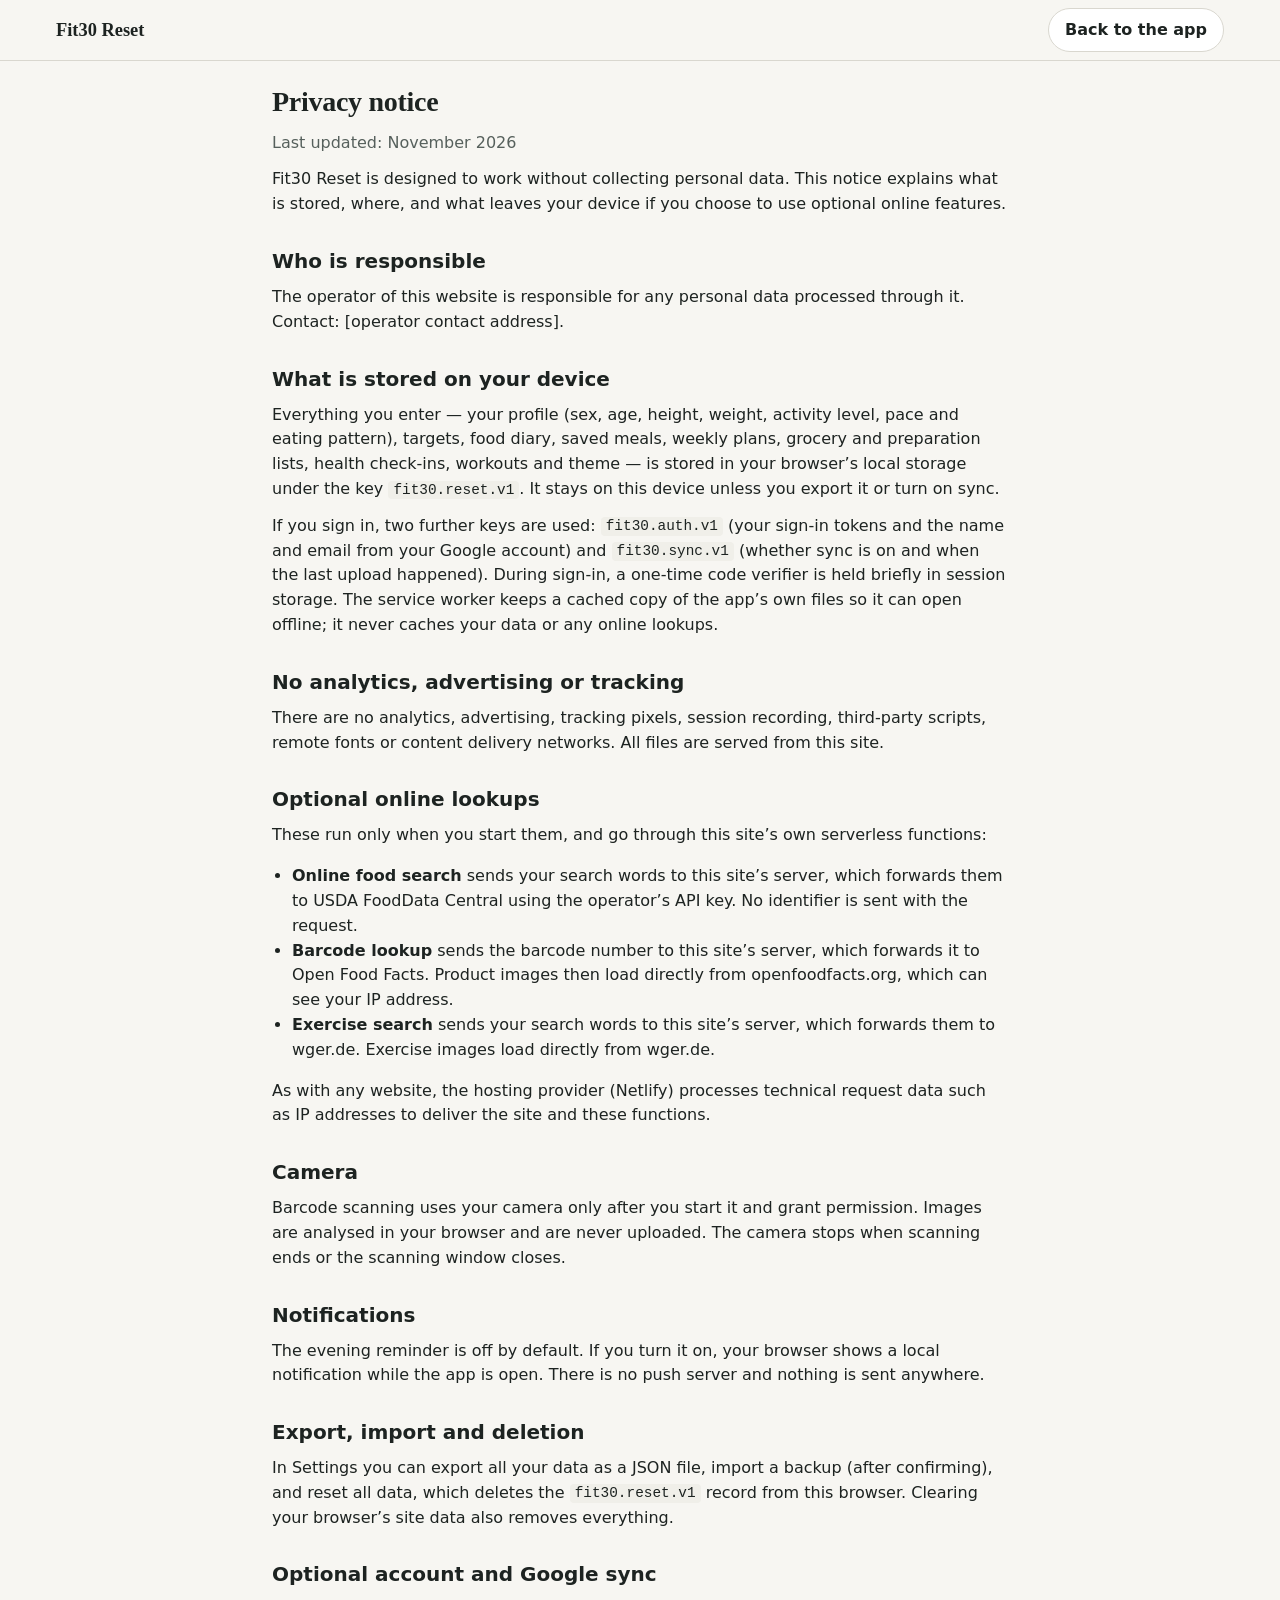
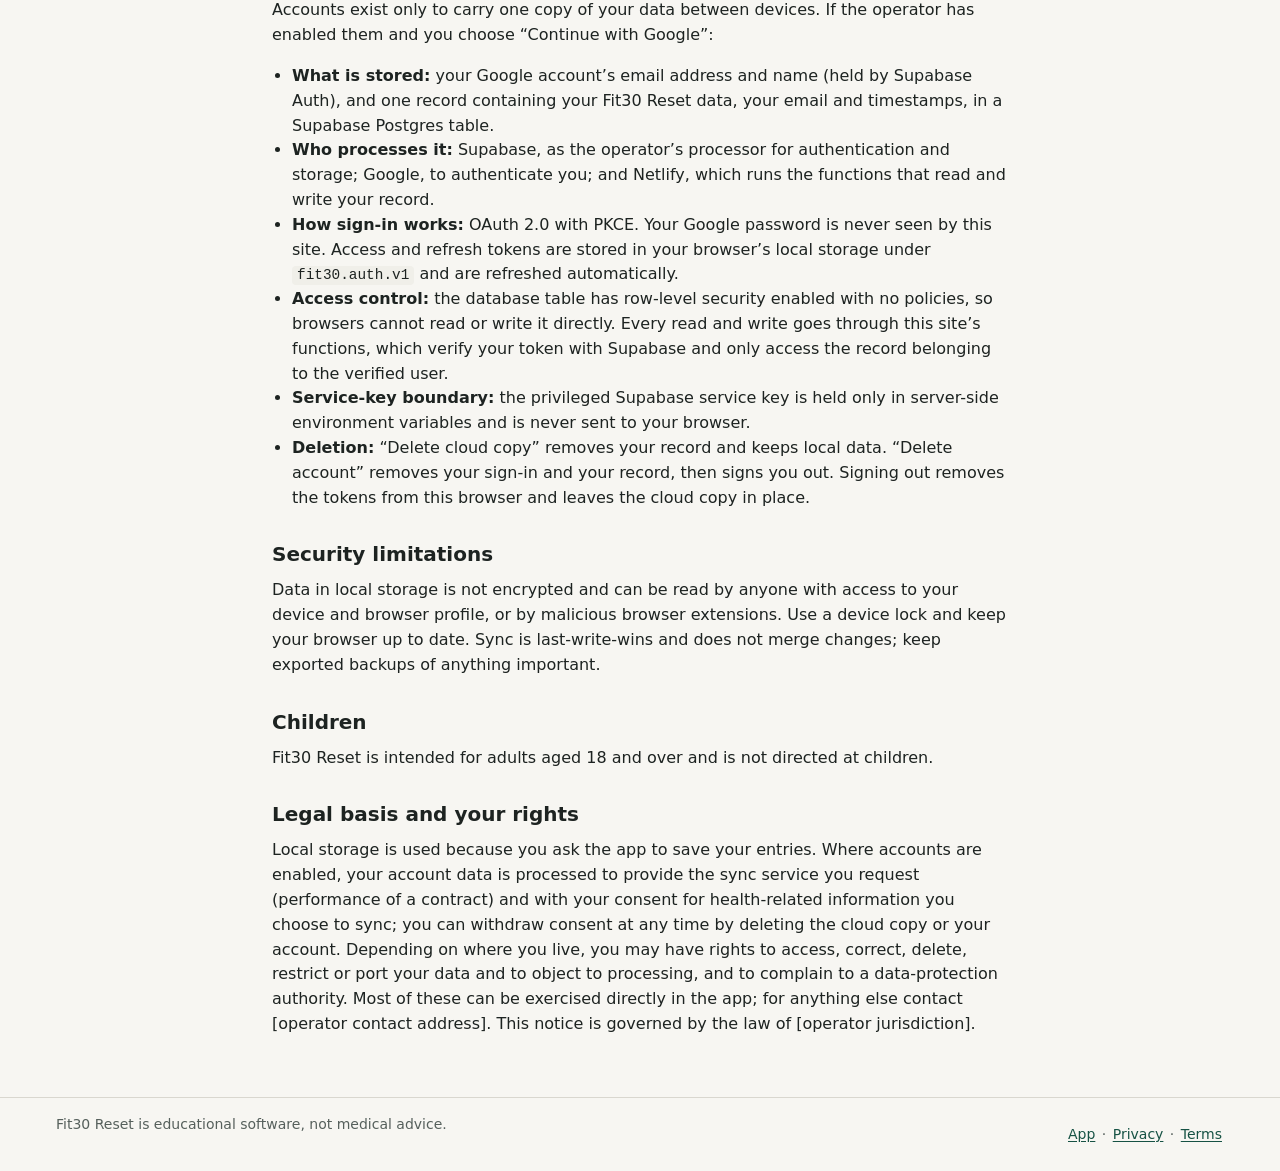
<file: privacy.html>
<!doctype html>
<html lang="en-GB" data-theme="system">
<head>
  <meta charset="utf-8">
  <meta name="viewport" content="width=device-width, initial-scale=1">
  <title>Privacy notice · Fit30 Reset</title>
  <meta name="description" content="How Fit30 Reset handles your data: local by default, no analytics, optional Google sync.">
  <meta name="color-scheme" content="light dark">
  <link rel="icon" href="icons/icon.svg" type="image/svg+xml">
  <link rel="stylesheet" href="styles.css">
</head>
<body>
  <a class="skip-link" href="#main">Skip to main content</a>
  <header class="site-header legal-header">
    <div class="header-inner">
      <a class="brand" href="./#dashboard"><span class="brand-name">Fit30 Reset</span></a>
      <a class="btn btn-ghost" href="./#dashboard">Back to the app</a>
    </div>
  </header>
  <main id="main" tabindex="-1" class="legal">
    <h1>Privacy notice</h1>
    <p class="muted">Last updated: November 2026</p>
    <p>Fit30 Reset is designed to work without collecting personal data. This notice explains what is stored, where, and what leaves your device if you choose to use optional online features.</p>

    <h2>Who is responsible</h2>
    <p>The operator of this website is responsible for any personal data processed through it. Contact: [operator contact address].</p>

    <h2>What is stored on your device</h2>
    <p>Everything you enter — your profile (sex, age, height, weight, activity level, pace and eating pattern), targets, food diary, saved meals, weekly plans, grocery and preparation lists, health check-ins, workouts and theme — is stored in your browser’s local storage under the key <code>fit30.reset.v1</code>. It stays on this device unless you export it or turn on sync.</p>
    <p>If you sign in, two further keys are used: <code>fit30.auth.v1</code> (your sign-in tokens and the name and email from your Google account) and <code>fit30.sync.v1</code> (whether sync is on and when the last upload happened). During sign-in, a one-time code verifier is held briefly in session storage. The service worker keeps a cached copy of the app’s own files so it can open offline; it never caches your data or any online lookups.</p>

    <h2>No analytics, advertising or tracking</h2>
    <p>There are no analytics, advertising, tracking pixels, session recording, third-party scripts, remote fonts or content delivery networks. All files are served from this site.</p>

    <h2>Optional online lookups</h2>
    <p>These run only when you start them, and go through this site’s own serverless functions:</p>
    <ul>
      <li><strong>Online food search</strong> sends your search words to this site’s server, which forwards them to USDA FoodData Central using the operator’s API key. No identifier is sent with the request.</li>
      <li><strong>Barcode lookup</strong> sends the barcode number to this site’s server, which forwards it to Open Food Facts. Product images then load directly from openfoodfacts.org, which can see your IP address.</li>
      <li><strong>Exercise search</strong> sends your search words to this site’s server, which forwards them to wger.de. Exercise images load directly from wger.de.</li>
    </ul>
    <p>As with any website, the hosting provider (Netlify) processes technical request data such as IP addresses to deliver the site and these functions.</p>

    <h2>Camera</h2>
    <p>Barcode scanning uses your camera only after you start it and grant permission. Images are analysed in your browser and are never uploaded. The camera stops when scanning ends or the scanning window closes.</p>

    <h2>Notifications</h2>
    <p>The evening reminder is off by default. If you turn it on, your browser shows a local notification while the app is open. There is no push server and nothing is sent anywhere.</p>

    <h2>Export, import and deletion</h2>
    <p>In Settings you can export all your data as a JSON file, import a backup (after confirming), and reset all data, which deletes the <code>fit30.reset.v1</code> record from this browser. Clearing your browser’s site data also removes everything.</p>

    <h2>Optional account and Google sync</h2>
    <p>Accounts exist only to carry one copy of your data between devices. If the operator has enabled them and you choose “Continue with Google”:</p>
    <ul>
      <li><strong>What is stored:</strong> your Google account’s email address and name (held by Supabase Auth), and one record containing your Fit30 Reset data, your email and timestamps, in a Supabase Postgres table.</li>
      <li><strong>Who processes it:</strong> Supabase, as the operator’s processor for authentication and storage; Google, to authenticate you; and Netlify, which runs the functions that read and write your record.</li>
      <li><strong>How sign-in works:</strong> OAuth 2.0 with PKCE. Your Google password is never seen by this site. Access and refresh tokens are stored in your browser’s local storage under <code>fit30.auth.v1</code> and are refreshed automatically.</li>
      <li><strong>Access control:</strong> the database table has row-level security enabled with no policies, so browsers cannot read or write it directly. Every read and write goes through this site’s functions, which verify your token with Supabase and only access the record belonging to the verified user.</li>
      <li><strong>Service-key boundary:</strong> the privileged Supabase service key is held only in server-side environment variables and is never sent to your browser.</li>
      <li><strong>Deletion:</strong> “Delete cloud copy” removes your record and keeps local data. “Delete account” removes your sign-in and your record, then signs you out. Signing out removes the tokens from this browser and leaves the cloud copy in place.</li>
    </ul>

    <h2>Security limitations</h2>
    <p>Data in local storage is not encrypted and can be read by anyone with access to your device and browser profile, or by malicious browser extensions. Use a device lock and keep your browser up to date. Sync is last-write-wins and does not merge changes; keep exported backups of anything important.</p>

    <h2>Children</h2>
    <p>Fit30 Reset is intended for adults aged 18 and over and is not directed at children.</p>

    <h2>Legal basis and your rights</h2>
    <p>Local storage is used because you ask the app to save your entries. Where accounts are enabled, your account data is processed to provide the sync service you request (performance of a contract) and with your consent for health-related information you choose to sync; you can withdraw consent at any time by deleting the cloud copy or your account. Depending on where you live, you may have rights to access, correct, delete, restrict or port your data and to object to processing, and to complain to a data-protection authority. Most of these can be exercised directly in the app; for anything else contact [operator contact address]. This notice is governed by the law of [operator jurisdiction].</p>
  </main>
  <footer class="site-footer">
    <div class="footer-inner">
      <p>Fit30 Reset is educational software, not medical advice.</p>
      <p><a href="./#dashboard">App</a> · <a href="privacy.html" aria-current="page">Privacy</a> · <a href="terms.html">Terms</a></p>
    </div>
  </footer>
</body>
</html>
</file>
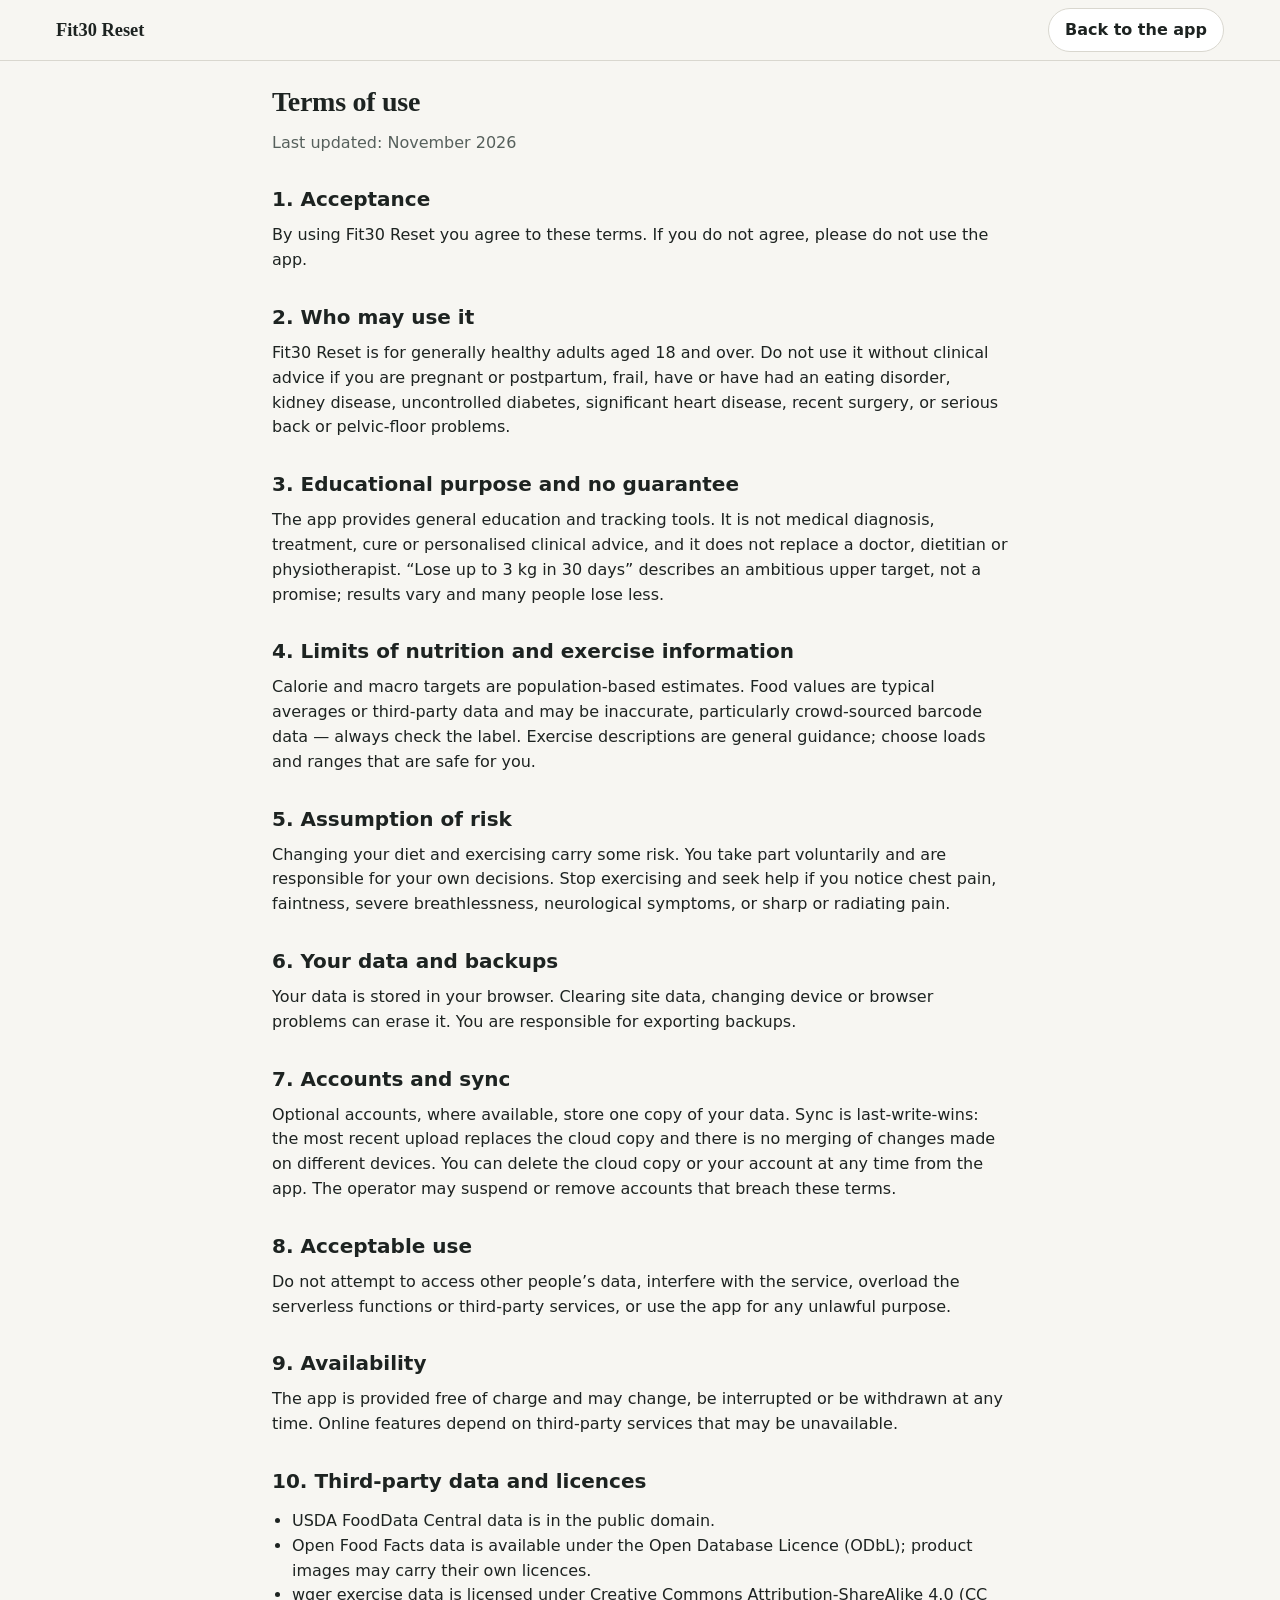
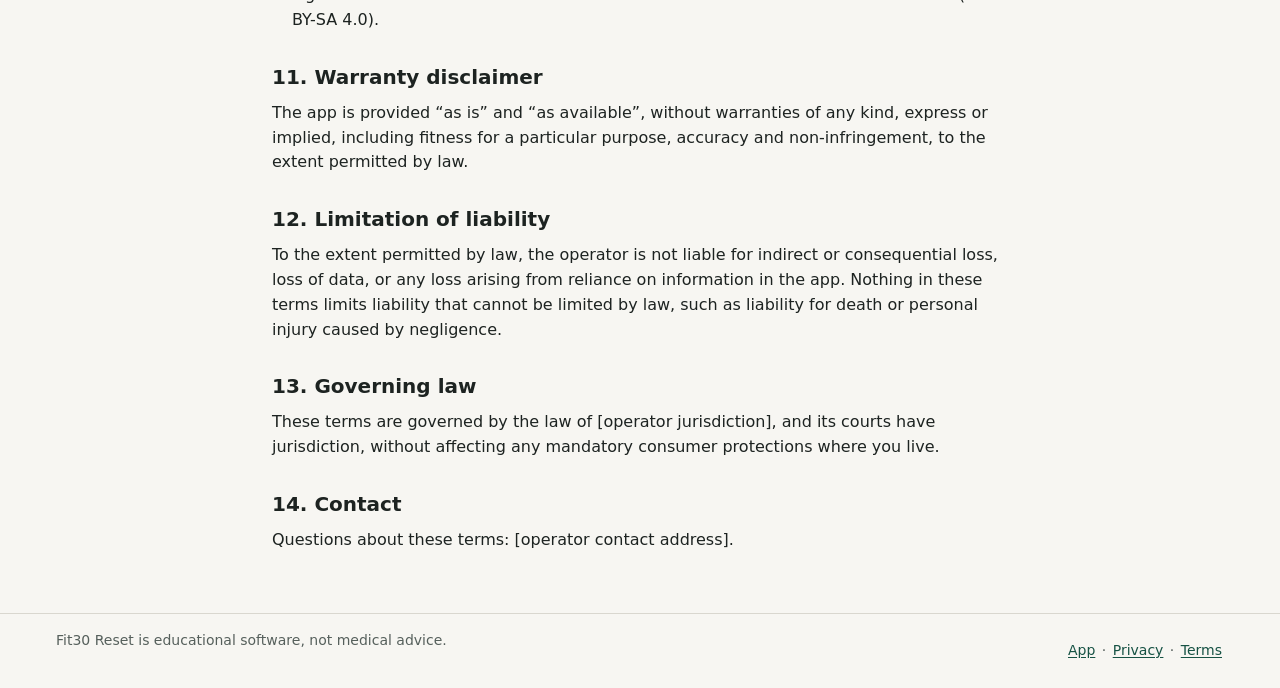
<file: terms.html>
<!doctype html>
<html lang="en-GB" data-theme="system">
<head>
  <meta charset="utf-8">
  <meta name="viewport" content="width=device-width, initial-scale=1">
  <title>Terms of use · Fit30 Reset</title>
  <meta name="description" content="Terms of use for Fit30 Reset, an educational 30-day diet and movement planner.">
  <meta name="color-scheme" content="light dark">
  <link rel="icon" href="icons/icon.svg" type="image/svg+xml">
  <link rel="stylesheet" href="styles.css">
</head>
<body>
  <a class="skip-link" href="#main">Skip to main content</a>
  <header class="site-header legal-header">
    <div class="header-inner">
      <a class="brand" href="./#dashboard"><span class="brand-name">Fit30 Reset</span></a>
      <a class="btn btn-ghost" href="./#dashboard">Back to the app</a>
    </div>
  </header>
  <main id="main" tabindex="-1" class="legal">
    <h1>Terms of use</h1>
    <p class="muted">Last updated: November 2026</p>

    <h2>1. Acceptance</h2>
    <p>By using Fit30 Reset you agree to these terms. If you do not agree, please do not use the app.</p>

    <h2>2. Who may use it</h2>
    <p>Fit30 Reset is for generally healthy adults aged 18 and over. Do not use it without clinical advice if you are pregnant or postpartum, frail, have or have had an eating disorder, kidney disease, uncontrolled diabetes, significant heart disease, recent surgery, or serious back or pelvic-floor problems.</p>

    <h2>3. Educational purpose and no guarantee</h2>
    <p>The app provides general education and tracking tools. It is not medical diagnosis, treatment, cure or personalised clinical advice, and it does not replace a doctor, dietitian or physiotherapist. “Lose up to 3 kg in 30 days” describes an ambitious upper target, not a promise; results vary and many people lose less.</p>

    <h2>4. Limits of nutrition and exercise information</h2>
    <p>Calorie and macro targets are population-based estimates. Food values are typical averages or third-party data and may be inaccurate, particularly crowd-sourced barcode data — always check the label. Exercise descriptions are general guidance; choose loads and ranges that are safe for you.</p>

    <h2>5. Assumption of risk</h2>
    <p>Changing your diet and exercising carry some risk. You take part voluntarily and are responsible for your own decisions. Stop exercising and seek help if you notice chest pain, faintness, severe breathlessness, neurological symptoms, or sharp or radiating pain.</p>

    <h2>6. Your data and backups</h2>
    <p>Your data is stored in your browser. Clearing site data, changing device or browser problems can erase it. You are responsible for exporting backups.</p>

    <h2>7. Accounts and sync</h2>
    <p>Optional accounts, where available, store one copy of your data. Sync is last-write-wins: the most recent upload replaces the cloud copy and there is no merging of changes made on different devices. You can delete the cloud copy or your account at any time from the app. The operator may suspend or remove accounts that breach these terms.</p>

    <h2>8. Acceptable use</h2>
    <p>Do not attempt to access other people’s data, interfere with the service, overload the serverless functions or third-party services, or use the app for any unlawful purpose.</p>

    <h2>9. Availability</h2>
    <p>The app is provided free of charge and may change, be interrupted or be withdrawn at any time. Online features depend on third-party services that may be unavailable.</p>

    <h2>10. Third-party data and licences</h2>
    <ul>
      <li>USDA FoodData Central data is in the public domain.</li>
      <li>Open Food Facts data is available under the Open Database Licence (ODbL); product images may carry their own licences.</li>
      <li>wger exercise data is licensed under Creative Commons Attribution-ShareAlike 4.0 (CC BY-SA 4.0).</li>
    </ul>

    <h2>11. Warranty disclaimer</h2>
    <p>The app is provided “as is” and “as available”, without warranties of any kind, express or implied, including fitness for a particular purpose, accuracy and non-infringement, to the extent permitted by law.</p>

    <h2>12. Limitation of liability</h2>
    <p>To the extent permitted by law, the operator is not liable for indirect or consequential loss, loss of data, or any loss arising from reliance on information in the app. Nothing in these terms limits liability that cannot be limited by law, such as liability for death or personal injury caused by negligence.</p>

    <h2>13. Governing law</h2>
    <p>These terms are governed by the law of [operator jurisdiction], and its courts have jurisdiction, without affecting any mandatory consumer protections where you live.</p>

    <h2>14. Contact</h2>
    <p>Questions about these terms: [operator contact address].</p>
  </main>
  <footer class="site-footer">
    <div class="footer-inner">
      <p>Fit30 Reset is educational software, not medical advice.</p>
      <p><a href="./#dashboard">App</a> · <a href="privacy.html">Privacy</a> · <a href="terms.html" aria-current="page">Terms</a></p>
    </div>
  </footer>
</body>
</html>
</file>
<file: styles.css>
/* Fit30 Reset — design tokens, layout and components. No external fonts or assets. */

:root {
  --bg: #f7f6f2;
  --surface: #ffffff;
  --surface-2: #f0efe9;
  --text: #1d2321;
  --muted: #56605c;
  --border: #d9d7cf;
  --accent: #1f6f5c;
  --accent-strong: #165244;
  --accent-soft: #e1eee8;
  --on-accent: #ffffff;
  --warn: #7a4f00;
  --warn-bg: #fff3d6;
  --danger: #a8231b;
  --danger-bg: #fde7e4;
  --ok: #1f6f5c;
  --ok-bg: #e1eee8;
  --focus: #0b57d0;
  --chart-line: #1f6f5c;
  --chart-avg: #b0612a;
  --chart-target: #7a7f7c;
  --shadow: 0 1px 2px rgba(29, 35, 33, 0.06), 0 2px 8px rgba(29, 35, 33, 0.04);

  --radius-s: 8px;
  --radius-m: 12px;
  --radius-l: 18px;
  --space-1: 4px;
  --space-2: 8px;
  --space-3: 12px;
  --space-4: 16px;
  --space-5: 24px;
  --space-6: 32px;
  --space-7: 48px;

  --font-sans: system-ui, -apple-system, "Segoe UI", Roboto, "Helvetica Neue", Arial, sans-serif;
  --font-serif: "Iowan Old Style", "Palatino Linotype", Palatino, Georgia, "Times New Roman", serif;
  --text-s: 0.875rem;
  --text-m: 1rem;
  --text-l: 1.25rem;
  --text-xl: 1.75rem;
  --text-xxl: clamp(2rem, 6vw, 3.25rem);
  --tap: 44px;
  color-scheme: light;
}

:root[data-theme="dark"] {
  --bg: #121614;
  --surface: #1a1f1d;
  --surface-2: #232a27;
  --text: #e8ece9;
  --muted: #a6b0ac;
  --border: #343d39;
  --accent: #5cc2a3;
  --accent-strong: #84d6bd;
  --accent-soft: #1d3a31;
  --on-accent: #0d1f19;
  --warn: #f2c66b;
  --warn-bg: #3a2f12;
  --danger: #ff9d94;
  --danger-bg: #3e1e1b;
  --ok: #7fd4b9;
  --ok-bg: #1d3a31;
  --focus: #8ab4f8;
  --chart-line: #5cc2a3;
  --chart-avg: #f0a26b;
  --chart-target: #9aa39f;
  --shadow: none;
  color-scheme: dark;
}

@media (prefers-color-scheme: dark) {
  :root[data-theme="system"] {
    --bg: #121614;
    --surface: #1a1f1d;
    --surface-2: #232a27;
    --text: #e8ece9;
    --muted: #a6b0ac;
    --border: #343d39;
    --accent: #5cc2a3;
    --accent-strong: #84d6bd;
    --accent-soft: #1d3a31;
    --on-accent: #0d1f19;
    --warn: #f2c66b;
    --warn-bg: #3a2f12;
    --danger: #ff9d94;
    --danger-bg: #3e1e1b;
    --ok: #7fd4b9;
    --ok-bg: #1d3a31;
    --focus: #8ab4f8;
    --chart-line: #5cc2a3;
    --chart-avg: #f0a26b;
    --chart-target: #9aa39f;
    --shadow: none;
    color-scheme: dark;
  }
}

*, *::before, *::after { box-sizing: border-box; }
html { -webkit-text-size-adjust: 100%; text-size-adjust: 100%; }
body {
  margin: 0;
  background: var(--bg);
  color: var(--text);
  font-family: var(--font-sans);
  font-size: var(--text-m);
  line-height: 1.55;
  overflow-x: hidden;
  min-height: 100vh;
  display: flex;
  flex-direction: column;
}
img, svg { max-width: 100%; }
a { color: var(--accent-strong); text-underline-offset: 2px; }
:root[data-theme="dark"] a { color: var(--accent-strong); }
h1, h2, h3 { line-height: 1.2; margin: 0 0 var(--space-3); }
h1 { font-family: var(--font-serif); font-weight: 600; font-size: var(--text-xl); letter-spacing: -0.01em; }
h2 { font-size: var(--text-l); font-weight: 650; }
h3 { font-size: 1.05rem; font-weight: 650; }
p { margin: 0 0 var(--space-3); }
code { font-size: 0.9em; background: var(--surface-2); padding: 0.1em 0.35em; border-radius: 4px; overflow-wrap: anywhere; }
ul, ol { padding-left: 1.25rem; }

:focus-visible { outline: 3px solid var(--focus); outline-offset: 2px; border-radius: 4px; }
[tabindex="-1"]:focus { outline: none; }
main[tabindex="-1"]:focus-visible { outline: 3px solid var(--focus); }
h1[tabindex="-1"]:focus, h2[tabindex="-1"]:focus { outline: none; }

.visually-hidden {
  position: absolute !important; width: 1px; height: 1px; padding: 0; margin: -1px;
  overflow: hidden; clip: rect(0 0 0 0); white-space: nowrap; border: 0;
}
.visually-hidden-file { position: absolute; width: 1px; height: 1px; opacity: 0; overflow: hidden; }
.file-btn:focus-within { outline: 3px solid var(--focus); outline-offset: 2px; }

.skip-link {
  position: absolute; left: var(--space-3); top: -100px; z-index: 100;
  background: var(--surface); color: var(--text); padding: var(--space-3) var(--space-4);
  border-radius: var(--radius-s); box-shadow: var(--shadow); font-weight: 600;
}
.skip-link:focus { top: var(--space-3); }

.icon { width: 20px; height: 20px; fill: none; stroke: currentColor; stroke-width: 2; stroke-linecap: round; stroke-linejoin: round; flex: none; }

/* Header */
.site-header {
  position: sticky; top: 0; z-index: 20;
  background: color-mix(in srgb, var(--bg) 92%, transparent);
  border-bottom: 1px solid var(--border);
  backdrop-filter: saturate(1.2) blur(8px);
}
.header-inner {
  max-width: 1200px; margin: 0 auto; padding: var(--space-2) var(--space-4);
  display: flex; align-items: center; gap: var(--space-3);
}
.brand { display: inline-flex; align-items: center; gap: var(--space-2); color: var(--text); text-decoration: none; font-weight: 700; min-height: var(--tap); }
.brand-mark { width: 28px; height: 28px; color: var(--accent); }
.brand-name { font-family: var(--font-serif); font-size: 1.15rem; white-space: nowrap; }
.primary-nav { flex: 1; min-width: 0; }
.primary-nav ul { list-style: none; margin: 0; padding: 0; display: flex; gap: var(--space-1); justify-content: center; }
.primary-nav a {
  display: inline-flex; align-items: center; gap: 6px; min-height: var(--tap); padding: 0 var(--space-3);
  border-radius: 999px; color: var(--muted); text-decoration: none; font-weight: 550; font-size: 0.95rem;
}
.primary-nav a:hover { color: var(--text); background: var(--surface-2); }
.primary-nav a[aria-current="page"] { color: var(--accent-strong); background: var(--accent-soft); }
.header-actions { display: flex; align-items: center; gap: var(--space-2); }
.header-btn { color: var(--muted); }
.header-btn[aria-current="page"] { color: var(--accent-strong); background: var(--accent-soft); }
.account-button {
  display: inline-flex; align-items: center; gap: var(--space-2); min-height: var(--tap); min-width: var(--tap);
  padding: 0 var(--space-3) 0 6px; border-radius: 999px; border: 1px solid var(--border);
  background: var(--surface); color: var(--text); font: inherit; font-weight: 600; cursor: pointer; max-width: 220px;
}
.account-button:hover { border-color: var(--accent); }
.avatar {
  display: inline-grid; place-items: center; width: 32px; height: 32px; border-radius: 50%;
  background: var(--surface-2); color: var(--muted); font-weight: 700; flex: none;
}
.avatar .icon { width: 18px; height: 18px; }
.avatar.is-signed-in { background: var(--accent); color: var(--on-accent); }
.account-label { overflow: hidden; text-overflow: ellipsis; white-space: nowrap; min-width: 0; }

/* Layout */
main { flex: 1; width: 100%; max-width: 1200px; margin: 0 auto; padding: var(--space-5) var(--space-4) var(--space-7); }
main:focus { outline: none; }
.view-header { margin-bottom: var(--space-4); }
.view-sub { color: var(--muted); margin: 0; }
.mission-line { font-weight: 600; color: var(--accent-strong); }
.site-footer { border-top: 1px solid var(--border); color: var(--muted); font-size: var(--text-s); }
.footer-inner { max-width: 1200px; margin: 0 auto; padding: var(--space-4); display: flex; flex-wrap: wrap; justify-content: space-between; gap: var(--space-2); }
.footer-inner p { margin: 0; }
.footer-inner a { display: inline-block; padding: 10px 2px; }

.card {
  background: var(--surface); border: 1px solid var(--border); border-radius: var(--radius-l);
  padding: var(--space-5); margin-bottom: var(--space-4); box-shadow: var(--shadow); min-width: 0;
}
.card > :last-child { margin-bottom: 0; }
.dash-grid { display: grid; grid-template-columns: repeat(auto-fit, minmax(260px, 1fr)); gap: var(--space-4); margin-bottom: var(--space-4); }
.dash-grid .card { margin: 0; display: flex; flex-direction: column; gap: var(--space-2); }
.dash-grid .card > .btn { margin-top: auto; align-self: flex-start; }
.card-wide { grid-column: 1 / -1; }
.chart-grid { display: grid; grid-template-columns: repeat(auto-fit, minmax(min(100%, 420px), 1fr)); gap: var(--space-4); }
.chart-grid .card { margin: 0; }
.grid-2, .grid-3, .grid-4 { display: grid; gap: var(--space-3); grid-template-columns: 1fr; }
@media (min-width: 560px) {
  .grid-2 { grid-template-columns: repeat(2, minmax(0, 1fr)); }
  .grid-3 { grid-template-columns: repeat(3, minmax(0, 1fr)); }
  .grid-4 { grid-template-columns: repeat(2, minmax(0, 1fr)); }
}
@media (min-width: 900px) { .grid-4 { grid-template-columns: repeat(4, minmax(0, 1fr)); } }
.summary-grid { display: grid; grid-template-columns: repeat(auto-fit, minmax(140px, 1fr)); gap: var(--space-3); margin-bottom: var(--space-3); }

/* Hero and safety */
.hero { padding: var(--space-5) 0 var(--space-4); max-width: 46rem; }
.eyebrow { text-transform: uppercase; letter-spacing: 0.08em; font-size: 0.78rem; font-weight: 700; color: var(--accent-strong); }
.hero h1 { font-size: var(--text-xxl); line-height: 1.08; margin-bottom: var(--space-4); }
.hero h1 strong { color: var(--accent); font-weight: 700; }
.hero-lede { font-size: 1.1rem; color: var(--text); max-width: 40rem; }
.hero-fineprint { color: var(--muted); font-size: var(--text-s); font-weight: 600; }
.safety {
  background: var(--warn-bg); color: var(--text); border-left: 4px solid var(--warn); border-radius: var(--radius-m);
  padding: var(--space-4) var(--space-5); margin-bottom: var(--space-5);
}
.safety h2 { font-size: 1.05rem; color: var(--warn); }
.safety p:last-child { margin-bottom: 0; }

/* Notices, badges and prompts */
.notice { display: flex; gap: var(--space-3); align-items: flex-start; padding: var(--space-3) var(--space-4); border-radius: var(--radius-m); margin-bottom: var(--space-4); border: 1px solid var(--border); background: var(--surface-2); }
.notice > div > :last-child { margin-bottom: 0; }
.notice .icon { margin-top: 2px; }
.notice-warning { background: var(--warn-bg); border-color: transparent; }
.notice-warning .icon { color: var(--warn); }
.notice-danger { background: var(--danger-bg); border-color: var(--danger); }
.notice-danger .icon { color: var(--danger); }
.notice-info .icon { color: var(--accent); }
.badge { display: inline-flex; align-items: center; gap: 4px; padding: 2px 10px; border-radius: 999px; background: var(--surface-2); color: var(--text); font-size: var(--text-s); font-weight: 600; }
.badge .icon { width: 16px; height: 16px; }
.badge-ok { background: var(--ok-bg); color: var(--ok); }
.badge-warn { background: var(--warn-bg); color: var(--warn); }
.prompts { list-style: none; padding: 0; margin: 0; display: grid; gap: var(--space-2); }
.prompts li { padding-left: var(--space-4); position: relative; color: var(--muted); }
.prompts li::before { content: ""; position: absolute; left: 0; top: 0.6em; width: 6px; height: 6px; border-radius: 50%; background: var(--accent); }
.muted { color: var(--muted); }
.small { font-size: var(--text-s); }
.lead-small { font-size: 1.1rem; font-weight: 600; margin: 0; }
.is-over { color: var(--danger); }
.attribution { font-size: var(--text-s); color: var(--muted); margin-top: var(--space-2); }
.api-status { min-height: 1.5em; color: var(--muted); margin: var(--space-2) 0; }

/* Buttons */
.btn {
  display: inline-flex; align-items: center; justify-content: center; gap: 6px; min-height: var(--tap);
  padding: 0 var(--space-4); border-radius: 999px; border: 1px solid transparent; font: inherit; font-weight: 600;
  cursor: pointer; text-decoration: none; line-height: 1.2; text-align: center; background: transparent; color: var(--text);
}
.btn:disabled { opacity: 0.5; cursor: not-allowed; }
.btn-primary { background: var(--accent); color: var(--on-accent); }
.btn-primary:hover:not(:disabled) { background: var(--accent-strong); }
.btn-secondary { background: var(--accent-soft); color: var(--accent-strong); border-color: transparent; }
.btn-secondary:hover:not(:disabled) { border-color: var(--accent); }
.btn-ghost { border-color: var(--border); background: var(--surface); }
.btn-ghost:hover:not(:disabled) { border-color: var(--accent); }
.btn-danger { background: var(--danger); color: #fff; }
:root[data-theme="dark"] .btn-danger { color: #2a0d0a; }
.btn-danger-ghost { color: var(--danger); }
.btn-icon { width: var(--tap); padding: 0; border-radius: 50%; }
.btn-icon:hover { background: var(--surface-2); }
.btn-small { min-height: 40px; padding: 0 var(--space-3); font-size: 0.92rem; }
.btn-row { display: flex; flex-wrap: wrap; gap: var(--space-2); margin: var(--space-3) 0; }
.btn[aria-pressed="true"] { background: var(--accent-soft); border-color: var(--accent); color: var(--accent-strong); }

/* Tabs */
.tabs { display: flex; flex-wrap: wrap; gap: var(--space-2); margin-bottom: var(--space-4); }
.tab {
  min-height: var(--tap); padding: 0 var(--space-4); border-radius: 999px; border: 1px solid var(--border);
  background: var(--surface); color: var(--text); font: inherit; font-weight: 550; cursor: pointer;
}
.tab[aria-pressed="true"] { background: var(--text); color: var(--bg); border-color: var(--text); }
.tab:hover:not([aria-pressed="true"]) { border-color: var(--accent); }
.tabs-days .tab { padding: 0 var(--space-3); }

/* Forms */
.field { margin: 0 0 var(--space-4); min-width: 0; border: 0; padding: 0; }
fieldset.field { margin-bottom: var(--space-4); }
.field label, .field legend { display: block; font-weight: 600; margin-bottom: var(--space-1); }
.field-unit { font-weight: 400; color: var(--muted); }
.field-hint { color: var(--muted); font-size: var(--text-s); margin: 0 0 var(--space-2); }
.field-error { color: var(--danger); font-size: var(--text-s); font-weight: 600; margin: var(--space-1) 0 0; }
.field-error::before { content: "! "; }
input[type="text"], input[type="number"], input[type="search"], input[type="date"], input[type="time"], input[type="email"], select, textarea {
  width: 100%; min-height: var(--tap); padding: 8px 12px; font: inherit; color: var(--text);
  background: var(--surface); border: 1px solid var(--border); border-radius: var(--radius-s);
}
textarea { min-height: 88px; resize: vertical; }
input:hover, select:hover, textarea:hover { border-color: var(--muted); }
[aria-invalid="true"] { border-color: var(--danger) !important; box-shadow: 0 0 0 1px var(--danger); }
.choice-row { display: flex; flex-wrap: wrap; gap: var(--space-2) var(--space-4); }
.choice { display: inline-flex; align-items: center; gap: var(--space-2); min-height: var(--tap); font-weight: 500 !important; cursor: pointer; }
.choice input { width: 20px; height: 20px; accent-color: var(--accent); flex: none; margin: 0; }
.inline-form { display: flex; flex-wrap: wrap; gap: var(--space-3); align-items: flex-end; margin-bottom: var(--space-3); }
.inline-form .field { flex: 1 1 180px; margin-bottom: 0; }
.inline-form .field-narrow { flex: 0 1 120px; }
.inline-form > .btn { flex: none; }
.inline-form.compact .field { flex-basis: 140px; }
.filter-row { display: grid; grid-template-columns: 1fr; gap: var(--space-3); }
@media (min-width: 640px) { .filter-row { grid-template-columns: 2fr 1fr; } }
.inline-input { display: inline-flex; align-items: center; gap: 6px; }
.inline-input input { width: 92px; }
.symptoms { background: var(--surface-2); border-radius: var(--radius-m); padding: var(--space-3) var(--space-4); }
.symptoms .choice { display: flex; }

/* Rings and meters */
.ring-wrap { display: flex; flex-direction: column; align-items: center; gap: var(--space-2); }
.ring { width: 160px; height: 160px; }
.ring-track { fill: none; stroke: var(--surface-2); stroke-width: 12; }
.ring-fill { fill: none; stroke: var(--accent); stroke-width: 12; stroke-linecap: round; }
.ring.is-over .ring-fill { stroke: var(--danger); }
.ring-big { font-size: 24px; font-weight: 700; fill: var(--text); }
.ring-small { font-size: 11px; fill: var(--muted); }
.ring-caption { margin: 0; color: var(--muted); text-align: center; }
.meter { margin-bottom: var(--space-3); }
.meter-head { display: flex; justify-content: space-between; gap: var(--space-2); font-size: var(--text-s); margin-bottom: var(--space-1); flex-wrap: wrap; }
.meter-head span:first-child { font-weight: 600; }
.meter-track { height: 10px; background: var(--surface-2); border-radius: 999px; overflow: hidden; }
.meter-fill { display: block; height: 100%; background: var(--accent); border-radius: 999px; }
.meter-fill.is-over { background: var(--danger); }
.stat-line { display: flex; justify-content: space-between; gap: var(--space-2); flex-wrap: wrap; margin: 0; }
.big-stat { display: flex; flex-direction: column; margin: 0; }
.big-stat span { color: var(--muted); font-size: var(--text-s); }
.big-stat strong { font-size: 1.3rem; }

/* Adherence */
.adherence { list-style: none; padding: 0; margin: 0 0 var(--space-2); display: grid; grid-template-columns: repeat(7, minmax(0, 1fr)); gap: var(--space-2); }
.adh-day { display: flex; flex-direction: column; align-items: center; padding: var(--space-2) 2px; border-radius: var(--radius-s); background: var(--surface-2); text-align: center; min-width: 0; }
.adh-date { font-size: 0.72rem; color: var(--muted); white-space: nowrap; }
.adh-score { font-weight: 700; }
.adh-day.score-3, .adh-day.score-4 { background: color-mix(in srgb, var(--accent-soft) 70%, var(--surface-2)); }
.adh-day.score-5 { background: var(--accent-soft); outline: 2px solid var(--accent); }

/* Quick links */
.quick-links { display: grid; grid-template-columns: repeat(auto-fit, minmax(220px, 1fr)); gap: var(--space-3); }
.quick-link { display: flex; flex-direction: column; padding: var(--space-4); border-radius: var(--radius-m); border: 1px solid var(--border); background: var(--surface); text-decoration: none; color: var(--text); min-height: var(--tap); }
.quick-link:hover { border-color: var(--accent); }
.quick-link span { color: var(--muted); font-size: var(--text-s); }

/* Date bar */
.date-bar { display: flex; flex-wrap: wrap; align-items: center; gap: var(--space-2); margin-bottom: var(--space-4); }
.date-bar input[type="date"] { width: auto; min-width: 150px; }
.date-bar-label { color: var(--muted); font-weight: 600; flex-basis: 100%; }
@media (min-width: 720px) { .date-bar-label { flex-basis: auto; } }

/* Food */
.meals { display: grid; grid-template-columns: repeat(auto-fit, minmax(min(100%, 300px), 1fr)); gap: var(--space-4); margin-bottom: var(--space-4); }
.meals .card { margin: 0; }
.meal-head { display: flex; justify-content: space-between; align-items: baseline; gap: var(--space-2); flex-wrap: wrap; }
.meal-total { font-weight: 700; margin: 0; }
.entries, .food-results, .builder-items, .saved-meals, .grocery-list, .checklist, .wger-results { list-style: none; padding: 0; margin: 0 0 var(--space-3); }
.entry, .food-row, .builder-item, .saved-meal, .grocery-item, .checklist li {
  display: flex; align-items: center; gap: var(--space-2) var(--space-3); padding: var(--space-2) 0; border-bottom: 1px solid var(--border); flex-wrap: wrap;
}
.entry:last-child, .food-row:last-child, .builder-item:last-child, .saved-meal:last-child, .grocery-item:last-child, .checklist li:last-child { border-bottom: 0; }
.entry-main, .food-row-main { flex: 1 1 160px; min-width: 0; display: flex; flex-direction: column; }
.food-name { font-weight: 600; overflow-wrap: anywhere; }
.food-meta { color: var(--muted); font-size: var(--text-s); overflow-wrap: anywhere; }
.entry-kcal { font-weight: 600; white-space: nowrap; }
.entry-actions { display: flex; gap: 2px; }
.builder-item .food-name { flex: 1 1 140px; }
.saved-meal > div:first-child { flex: 1 1 200px; display: flex; flex-direction: column; min-width: 0; }
.saved-meal .btn-row { margin: 0; }
.product-card { display: flex; gap: var(--space-3); align-items: flex-start; padding: var(--space-3); background: var(--surface-2); border-radius: var(--radius-m); margin-bottom: var(--space-3); }
.product-card img { border-radius: var(--radius-s); object-fit: contain; background: #fff; flex: none; }
.product-card p { margin: 0 0 var(--space-1); }
.preview { font-weight: 600; }
.group-list { list-style: none; padding: 0; margin: var(--space-2) 0; display: grid; grid-template-columns: repeat(auto-fit, minmax(130px, 1fr)); gap: var(--space-1) var(--space-4); }
.group-list li { display: flex; justify-content: space-between; border-bottom: 1px dotted var(--border); }
.builder-totals { background: var(--surface-2); border-radius: var(--radius-m); padding: var(--space-4); margin: var(--space-3) 0; }
.plan-meals { display: grid; grid-template-columns: repeat(auto-fit, minmax(min(100%, 320px), 1fr)); gap: var(--space-4); margin: var(--space-3) 0; }
.plan-meal { border: 1px solid var(--border); border-radius: var(--radius-m); padding: var(--space-4); min-width: 0; }
.grocery-item.is-checked span { text-decoration: line-through; color: var(--muted); }
.grocery-item .choice { flex: 1 1 160px; }
.checklist li .choice { flex: 1; }
.print-only { display: none; }

/* Training */
.exercises { list-style: none; padding: 0; margin: 0 0 var(--space-4); display: grid; gap: var(--space-3); }
.exercise { border: 1px solid var(--border); border-radius: var(--radius-m); padding: var(--space-3) var(--space-4); }
.exercise h3 { margin-bottom: var(--space-1); }
.exercise-fields { display: grid; grid-template-columns: repeat(2, minmax(0, 1fr)); gap: var(--space-2) var(--space-3); margin-top: var(--space-2); }
.exercise-fields .field { margin: 0; }
.exercise-fields .field-grow { grid-column: 1 / -1; }
@media (min-width: 720px) { .exercise-fields { grid-template-columns: repeat(4, minmax(0, 1fr)) 2fr; } .exercise-fields .field-grow { grid-column: auto; } }
details summary { cursor: pointer; min-height: 32px; display: flex; align-items: center; font-weight: 600; color: var(--accent-strong); }
.technique-list details { border-bottom: 1px solid var(--border); padding: var(--space-1) 0; }
.plan-grid { list-style: none; padding: 0; margin: 0 0 var(--space-3); display: grid; grid-template-columns: repeat(auto-fill, minmax(96px, 1fr)); gap: var(--space-2); }
.plan-cell > button, .plan-cell > span {
  width: 100%; min-height: 64px; display: flex; flex-direction: column; align-items: flex-start; justify-content: center;
  padding: var(--space-2); border-radius: var(--radius-s); border: 1px solid var(--border); background: var(--surface); color: var(--text); font: inherit; text-align: left; cursor: pointer;
}
.plan-cell > span { cursor: default; }
.plan-cell.type-rest > * { background: var(--surface-2); }
.plan-cell.type-aerobic > * { border-left: 4px solid var(--chart-avg); }
.plan-cell.type-strength-a > *, .plan-cell.type-strength-b > * { border-left: 4px solid var(--accent); }
.plan-cell.is-current > * { outline: 2px solid var(--text); }
.plan-day { font-weight: 700; font-size: var(--text-s); }
.plan-type { font-size: 0.78rem; color: var(--muted); }
.plan-status { font-size: 0.75rem; font-weight: 700; color: var(--accent-strong); }

/* Progress and charts */
.stats { display: grid; grid-template-columns: repeat(auto-fit, minmax(180px, 1fr)); gap: var(--space-3); margin: 0 0 var(--space-3); }
.stats div { background: var(--surface-2); border-radius: var(--radius-s); padding: var(--space-3); }
.stats dt { color: var(--muted); font-size: var(--text-s); }
.stats dd { margin: 0; font-weight: 700; }
.chart { margin: 0; position: relative; }
.chart-svg { width: 100%; height: auto; display: block; }
.chart-gridline { stroke: var(--border); stroke-width: 1; }
.chart-line { fill: none; stroke: var(--chart-line); stroke-width: 2.5; stroke-linejoin: round; }
.chart-avg { fill: none; stroke: var(--chart-avg); stroke-width: 2; stroke-dasharray: 6 4; }
.chart-dot { fill: var(--chart-line); }
.chart-bar { fill: var(--chart-line); opacity: 0.85; }
.chart-bar.is-over { fill: var(--danger); }
.chart-target { stroke: var(--chart-target); stroke-width: 1.5; stroke-dasharray: 2 4; }
.chart-axis { font-size: 11px; fill: var(--muted); }
.chart-empty { font-size: 14px; fill: var(--muted); }
.chart-summary { color: var(--muted); font-size: var(--text-s); margin-top: var(--space-2); }
.chart-legend { list-style: none; padding: 0; margin: var(--space-2) 0 0; display: flex; flex-wrap: wrap; gap: var(--space-2) var(--space-4); font-size: var(--text-s); color: var(--muted); }
.key { display: inline-block; width: 18px; height: 0; border-top: 3px solid var(--chart-line); vertical-align: middle; margin-right: 6px; }
.key-avg { border-top: 3px dashed var(--chart-avg); }
.key-target { border-top: 2px dotted var(--chart-target); }

/* Prose */
.prose .card { max-width: 52rem; }
.prose ul { margin: 0 0 var(--space-3); }

/* Dialogs */
.dialog {
  border: 1px solid var(--border); border-radius: var(--radius-l); padding: 0; background: var(--surface); color: var(--text);
  width: min(560px, calc(100vw - 24px)); max-height: calc(100vh - 32px); box-shadow: 0 20px 60px rgba(0, 0, 0, 0.25);
}
.dialog-small { width: min(440px, calc(100vw - 24px)); }
.dialog::backdrop { background: rgba(15, 20, 18, 0.55); }
.dialog-body { padding: var(--space-5); }
.dialog-actions { display: flex; flex-wrap: wrap; justify-content: flex-end; gap: var(--space-2); margin-top: var(--space-4); }
.scan-video { width: 100%; max-height: 50vh; background: #000; border-radius: var(--radius-m); }
.account-identity { display: flex; align-items: center; gap: var(--space-2); font-weight: 700; }
.account-identity .account-label { white-space: normal; }
.danger-zone { margin-top: var(--space-4); border: 1px solid var(--danger); border-radius: var(--radius-m); padding: var(--space-2) var(--space-4); }
.danger-zone summary { color: var(--danger); }
.merge-options { list-style: none; padding: 0; display: grid; gap: var(--space-3); }
.merge-options li { display: flex; flex-direction: column; gap: var(--space-1); align-items: flex-start; }
.merge-options span { color: var(--muted); font-size: var(--text-s); }

/* Toasts */
.toast-region { position: fixed; z-index: 50; left: 50%; transform: translateX(-50%); bottom: var(--space-5); display: grid; gap: var(--space-2); width: min(480px, calc(100vw - 24px)); pointer-events: none; }
.toast { background: var(--text); color: var(--bg); padding: var(--space-3) var(--space-4); border-radius: var(--radius-m); box-shadow: 0 6px 24px rgba(0, 0, 0, 0.2); animation: toast-in 0.2s ease-out; }
@keyframes toast-in { from { opacity: 0; transform: translateY(8px); } to { opacity: 1; transform: none; } }

/* Legal pages */
.legal { max-width: 48rem; }
.legal h2 { margin-top: var(--space-6); }
.legal-header .header-inner { justify-content: space-between; }

/* Medium screens: compact stacked navigation */
@media (min-width: 721px) and (max-width: 1100px) {
  .brand-name { display: none; }
  .primary-nav ul { gap: 2px; }
  .primary-nav a { flex-direction: column; gap: 2px; padding: 4px 10px; border-radius: var(--radius-m); font-size: 0.75rem; min-height: 52px; justify-content: center; }
  .account-button { max-width: 160px; }
}

/* Small screens: bottom navigation, compact account button */
@media (max-width: 720px) {
  main { padding: var(--space-4) var(--space-3) calc(var(--space-7) + 72px); }
  .card { padding: var(--space-4); border-radius: var(--radius-m); }
  .header-inner { padding: var(--space-1) var(--space-3); gap: var(--space-2); }
  .brand-name { font-size: 1.05rem; }
  .site-header { backdrop-filter: none; background: var(--bg); }
  .primary-nav {
    position: fixed; left: 0; right: 0; bottom: 0; z-index: 30; background: var(--surface);
    border-top: 1px solid var(--border); padding: 4px 4px calc(4px + env(safe-area-inset-bottom));
  }
  .primary-nav ul { justify-content: space-around; gap: 0; }
  .primary-nav li { flex: 1; min-width: 0; }
  .primary-nav a { flex-direction: column; gap: 2px; padding: 4px 2px; border-radius: var(--radius-s); font-size: 0.68rem; width: 100%; min-height: 52px; justify-content: center; }
  .primary-nav a span { white-space: nowrap; overflow: hidden; text-overflow: ellipsis; max-width: 100%; }
  .header-actions { margin-left: auto; gap: 2px; }
  .account-button { width: var(--tap); height: var(--tap); padding: 0; justify-content: center; border-radius: 50%; max-width: var(--tap); }
  .account-label { display: none; }
  .account-identity .account-label { display: inline; }
  .toast-region { bottom: calc(80px + env(safe-area-inset-bottom)); }
  .site-footer { padding-bottom: 72px; }
  .adh-date { font-size: 0.62rem; }
}
@media (max-width: 380px) {
  .brand-name { display: none; }
  .ring { width: 140px; height: 140px; }
}

@media (prefers-reduced-motion: reduce) {
  *, *::before, *::after { animation-duration: 0.01ms !important; animation-iteration-count: 1 !important; transition-duration: 0.01ms !important; scroll-behavior: auto !important; }
}

@media print {
  .site-header, .site-footer, .toast-region, .no-print, .skip-link { display: none !important; }
  body { background: #fff; color: #000; }
  .card { box-shadow: none; border: 0; padding: 0; }
  .print-only { display: inline; }
  body.print-groceries main > #view-root > :not(.print-area) { display: none !important; }
  body.print-groceries .print-area { display: block; }
}
</file>
